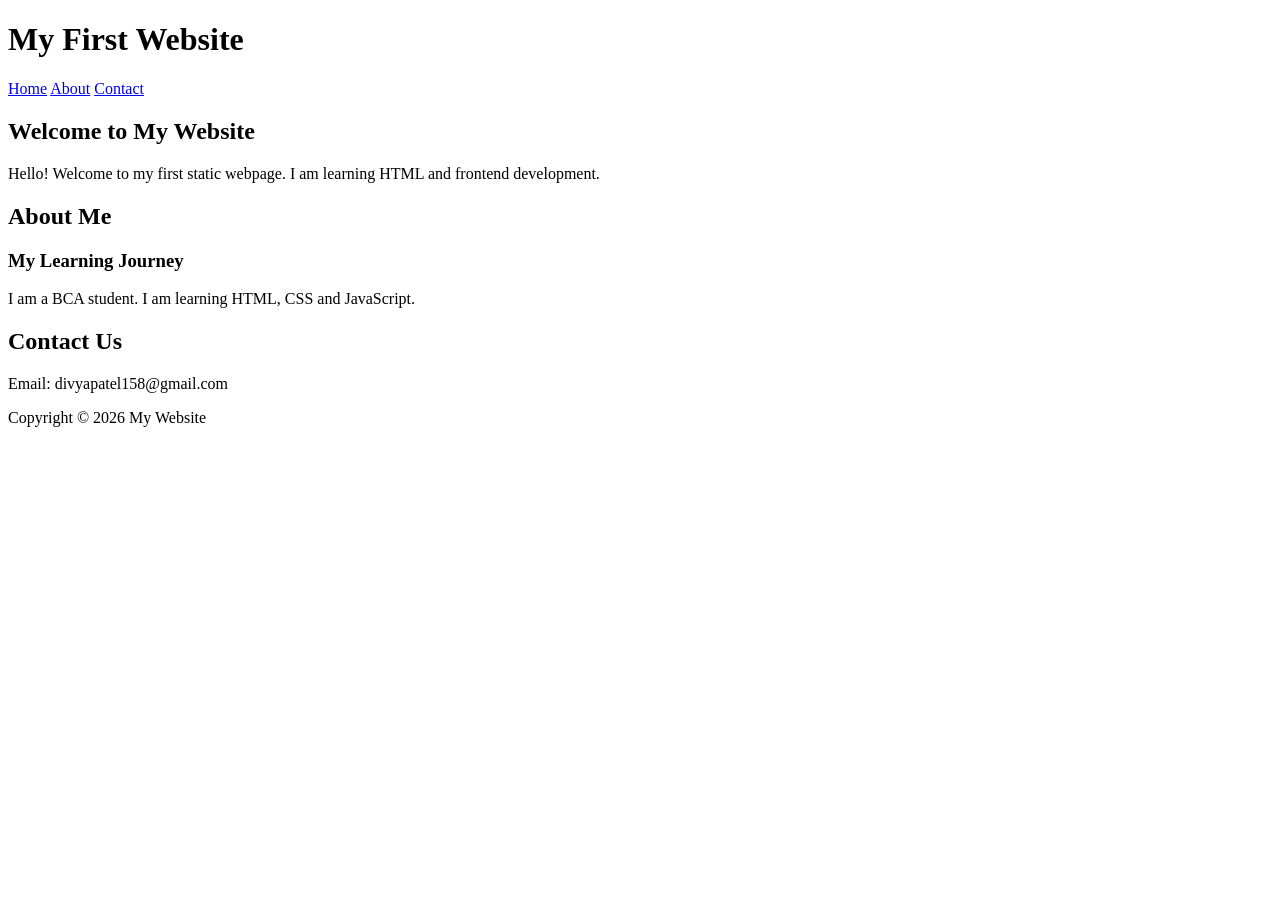
<file: index.html>
<!DOCTYPE html>
<html lang="en">

<head>
    <title>My First Website</title>
</head>

<body>

    <!-- Header -->
    <header>
        <h1>My First Website</h1>

        <!-- Navigation -->
        <nav>
            <a href="#home">Home</a>
            <a href="#about">About</a>
            <a href="#contact">Contact</a>
        </nav>
    </header>

    <!-- Main Section -->
    <main>

        <section id="home">
            <h2>Welcome to My Website</h2>
            <p>
                Hello! Welcome to my first static webpage.
                I am learning HTML and frontend development.
            </p>
        </section>

        <section id="about">
            <h2>About Me</h2>
            <article>
                <h3>My Learning Journey</h3>
                <p>
                    I am a BCA student.
                    I am learning HTML, CSS and JavaScript.
                </p>
            </article>
        </section>

        <section id="contact">
            <h2>Contact Us</h2>
            <p>Email: divyapatel158@gmail.com</p>
        </section>

    </main>

    <!-- Footer -->
    <footer>
        <p>Copyright © 2026 My Website</p>
    </footer>

</body>
</html>
</file>
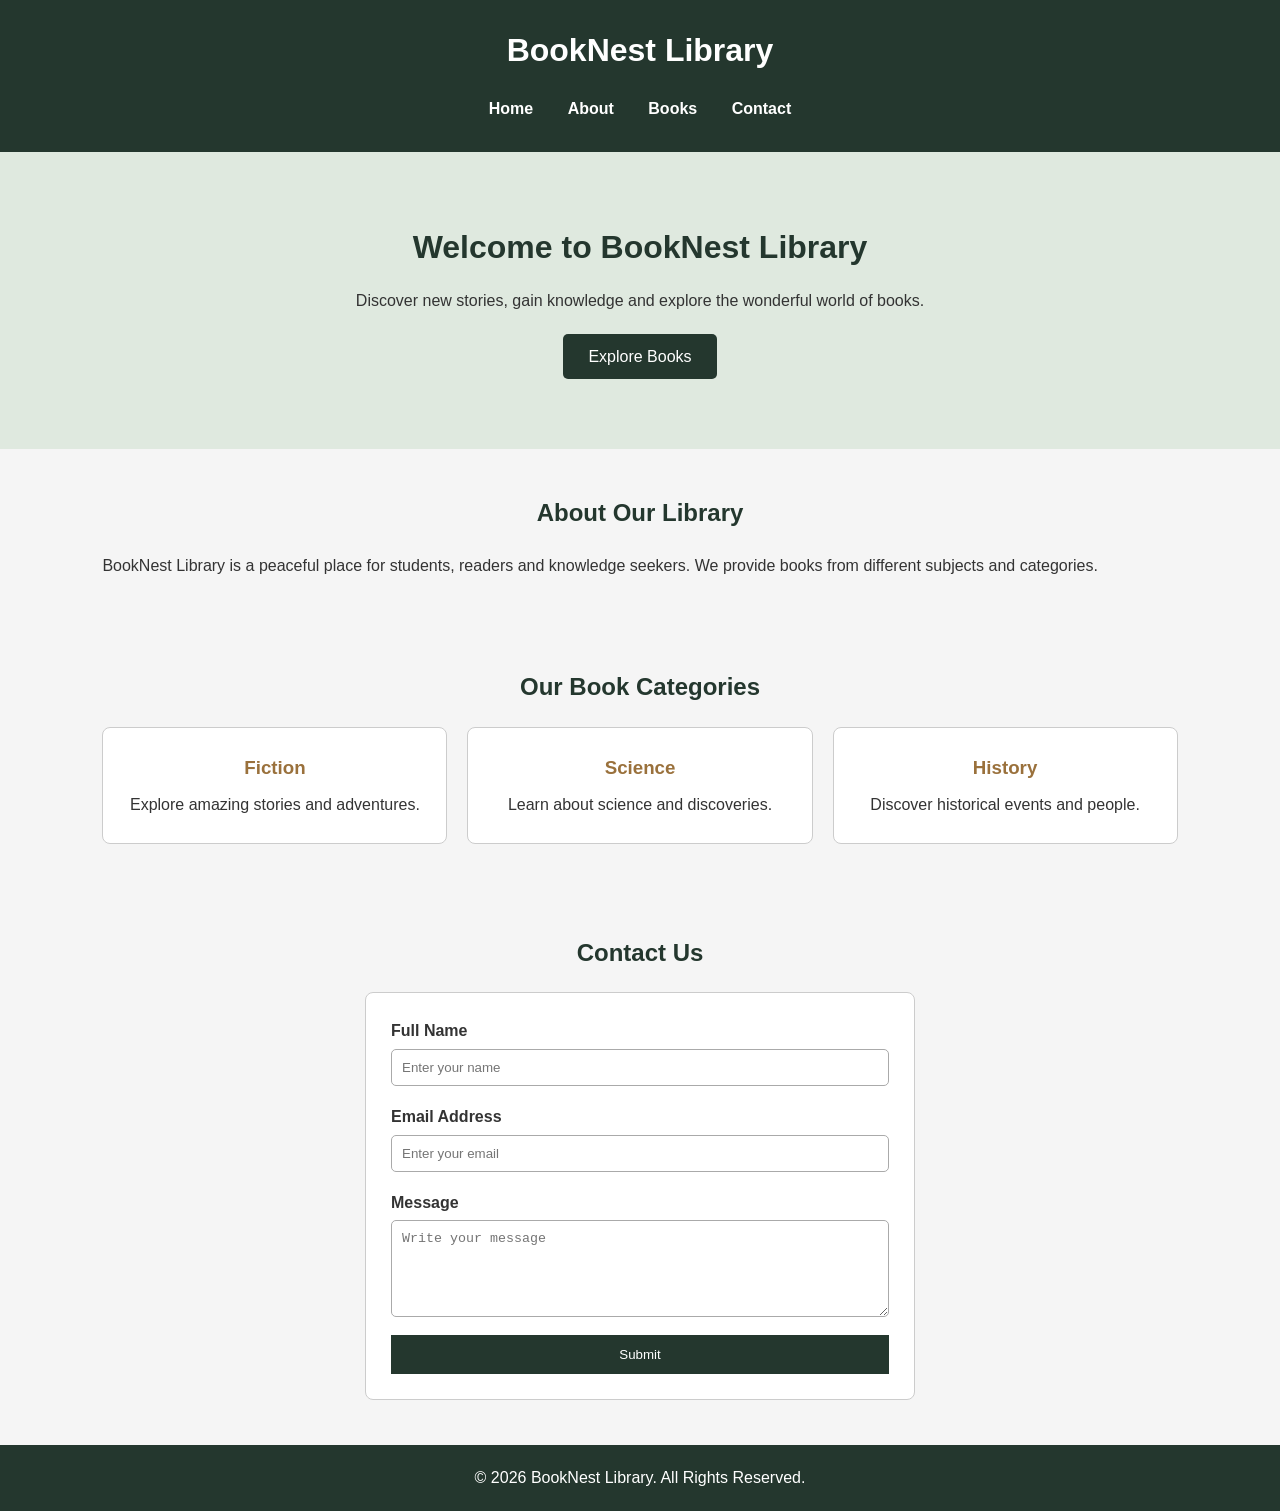
<file: day4-html-css/index.html>
<!DOCTYPE html>
<html lang="en">
<head>
    <meta charset="UTF-8">
    <meta name="viewport" content="width=device-width, initial-scale=1.0">
    <title>BookNest Library - Day 4</title>
    <link rel="stylesheet" href="style.css">
</head>
<body>

    <!-- Header -->
    <header>
        <h1>BookNest Library</h1>

        <nav>
            <a href="#home">Home</a>
            <a href="#about">About</a>
            <a href="#books">Books</a>
            <a href="#contact">Contact</a>
        </nav>
    </header>

    <!-- Main Section -->
    <main>

        <!-- Home Section -->
        <section id="home" class="hero">
            <h2>Welcome to BookNest Library</h2>

            <p>
                Discover new stories, gain knowledge
                and explore the wonderful world of books.
            </p>

            <a href="#books" class="button">Explore Books</a>
        </section>

        <!-- About Section -->
        <section id="about">
            <h2>About Our Library</h2>

            <p>
                BookNest Library is a peaceful place for students,
                readers and knowledge seekers. We provide books
                from different subjects and categories.
            </p>
        </section>

        <!-- Books Section -->
        <section id="books">
            <h2>Our Book Categories</h2>

            <div class="book-list">

                <article class="book">
                    <h3>Fiction</h3>
                    <p>Explore amazing stories and adventures.</p>
                </article>

                <article class="book">
                    <h3>Science</h3>
                    <p>Learn about science and discoveries.</p>
                </article>

                <article class="book">
                    <h3>History</h3>
                    <p>Discover historical events and people.</p>
                </article>

            </div>
        </section>

        <!-- Contact Form -->
        <section id="contact">
            <h2>Contact Us</h2>

            <form>
                <label for="name">Full Name</label>
                <input type="text" id="name"
                       placeholder="Enter your name" required>

                <label for="email">Email Address</label>
                <input type="email" id="email"
                       placeholder="Enter your email" required>

                <label for="message">Message</label>
                <textarea id="message"
                          placeholder="Write your message"
                          rows="5"></textarea>

                <button type="submit">Submit</button>
            </form>
        </section>

    </main>

    <!-- Footer -->
    <footer>
        <p>&copy; 2026 BookNest Library. All Rights Reserved.</p>
    </footer>

</body>
</html>
</file>
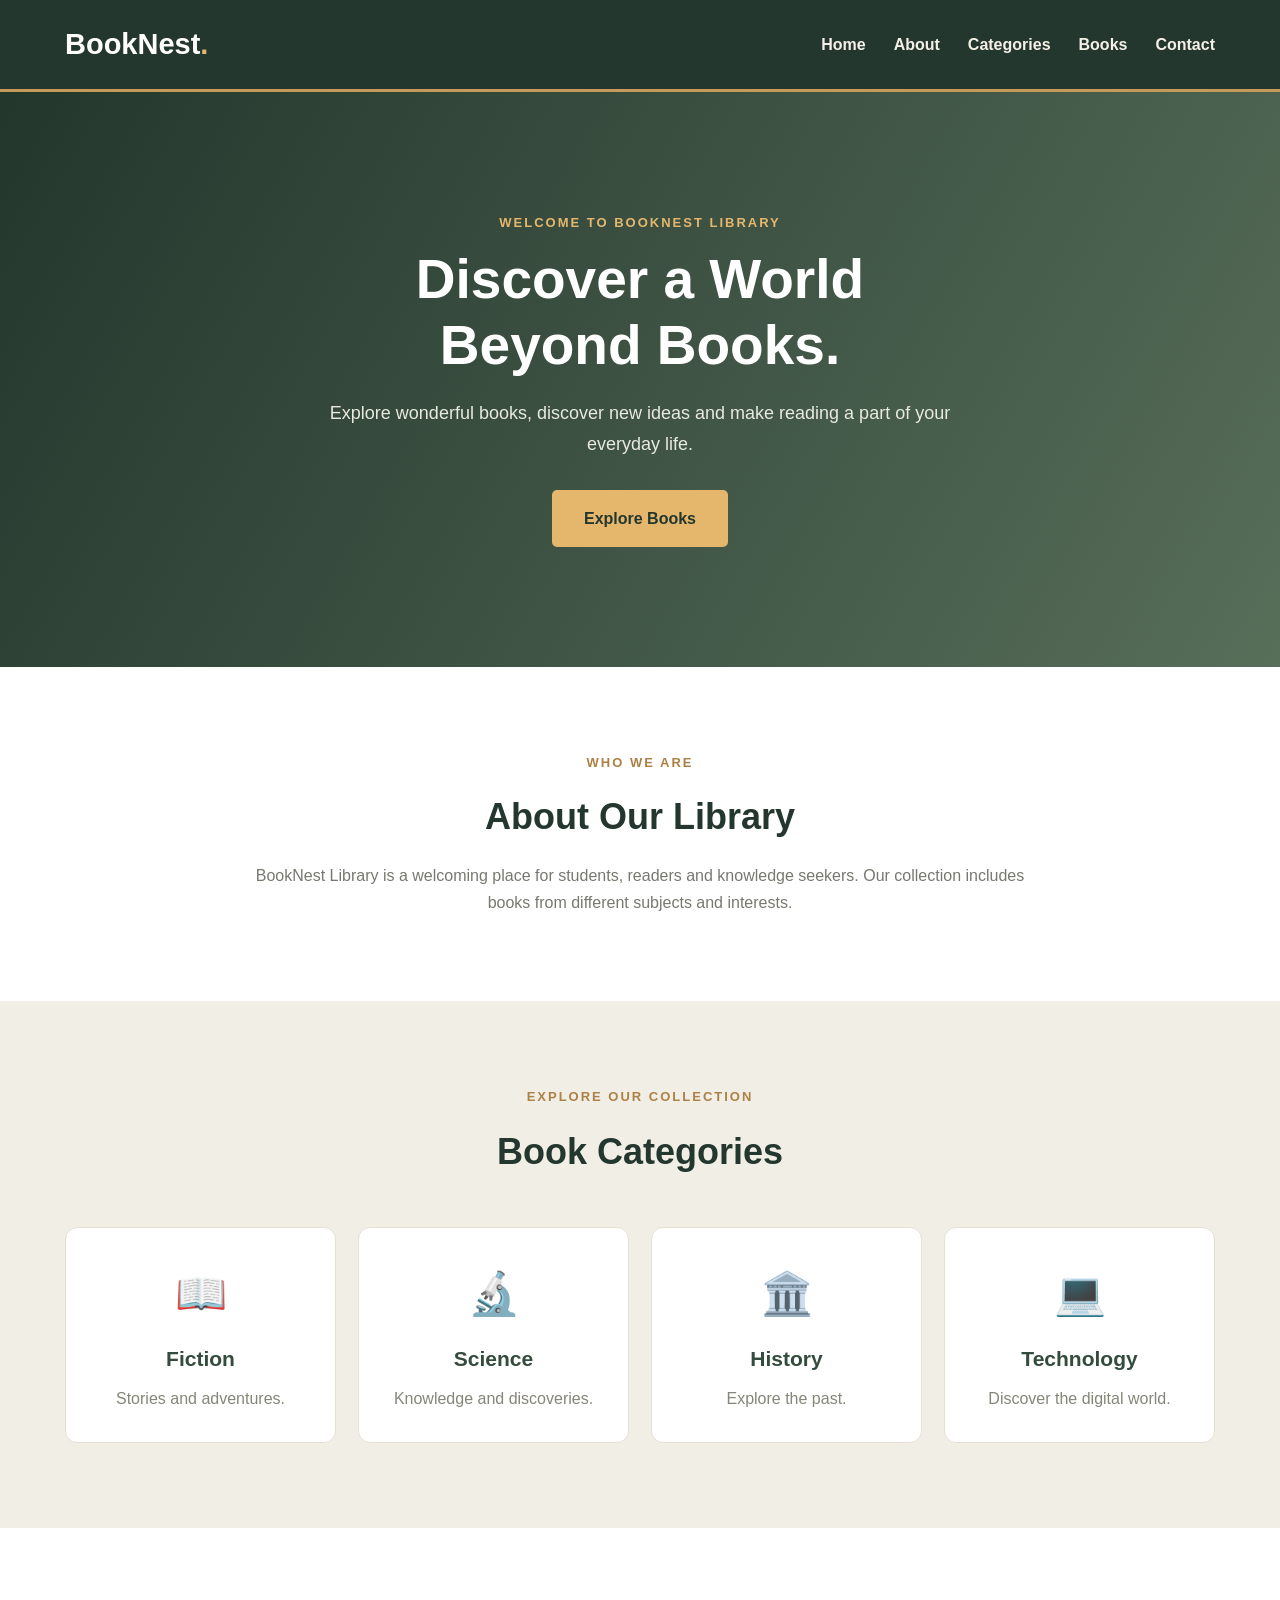
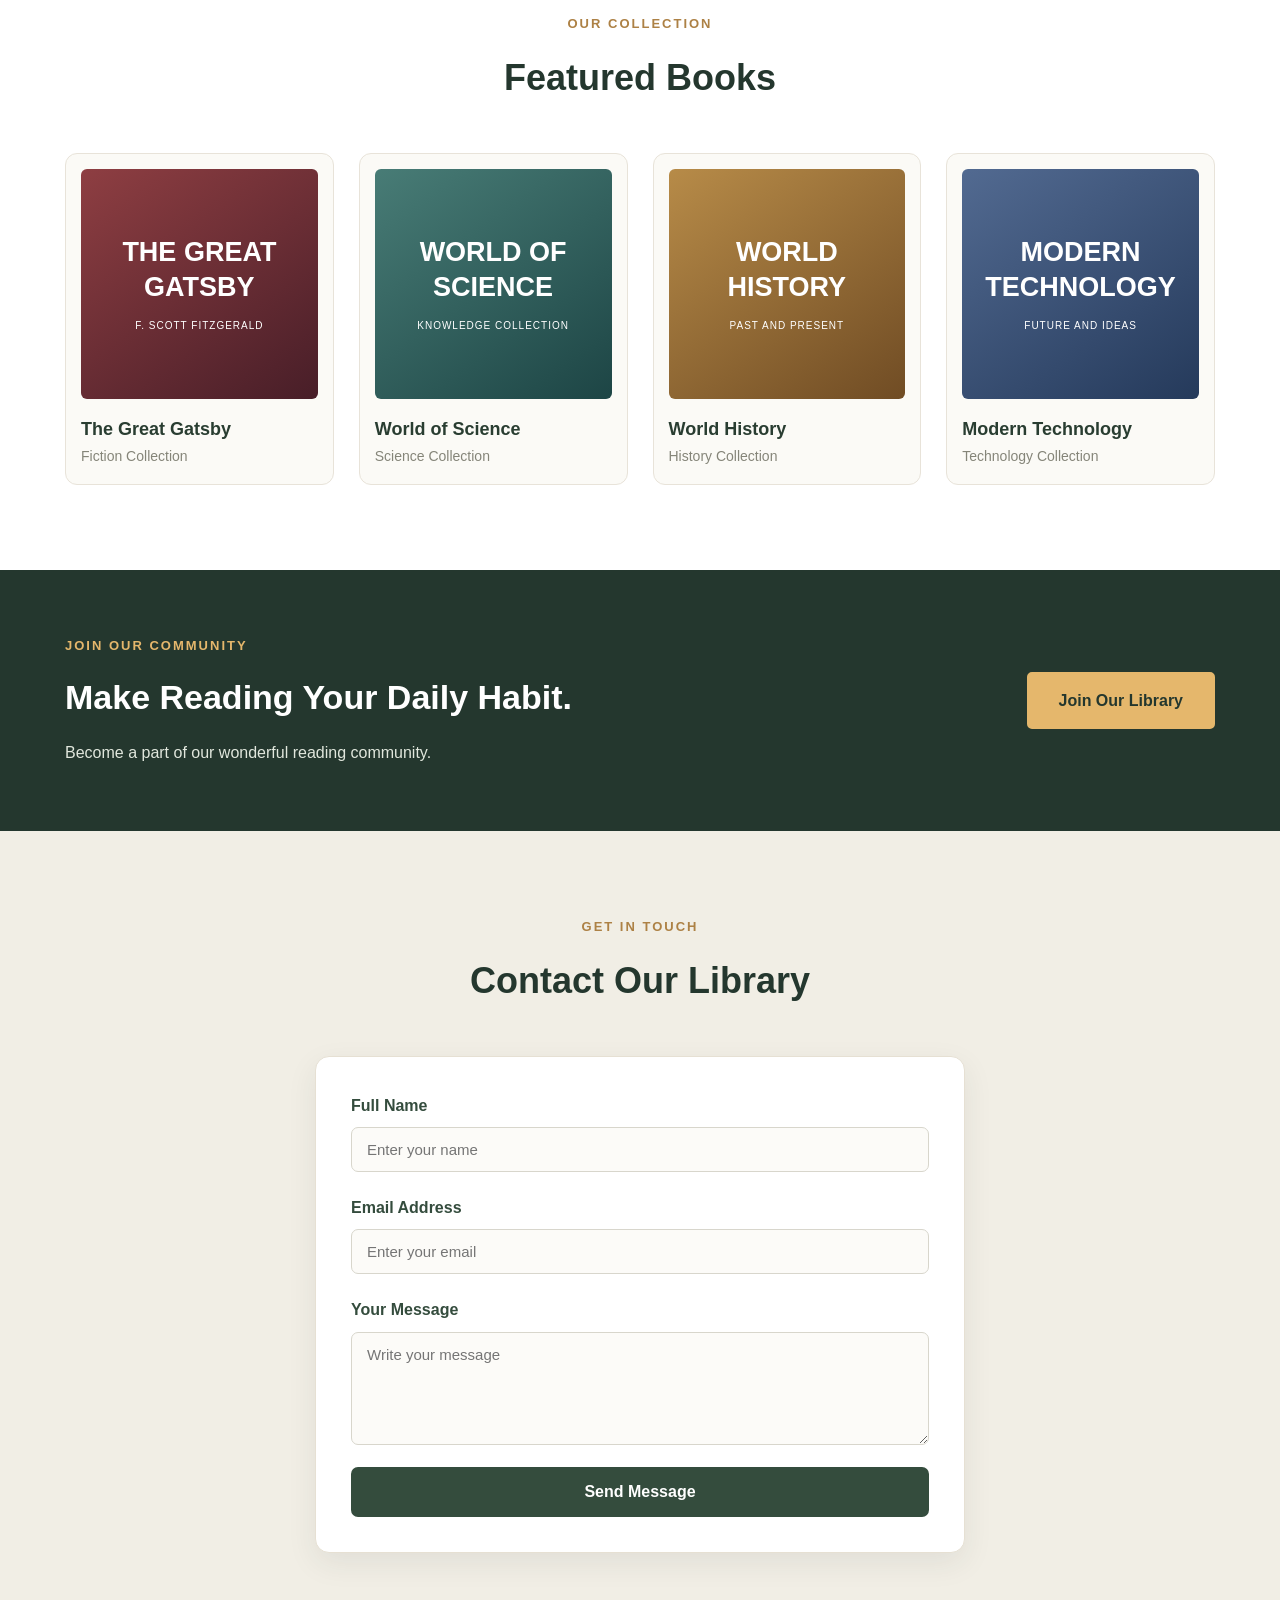
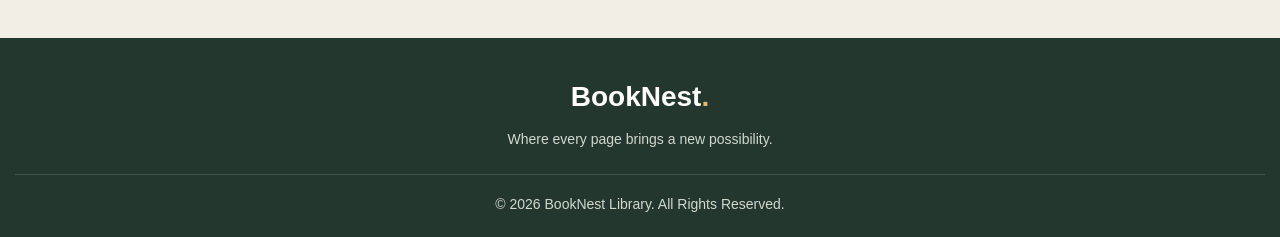
<file: day5-html-css/index.html>
<!DOCTYPE html>
<html lang="en">
<head>
    <meta charset="UTF-8">
    <meta name="viewport" content="width=device-width, initial-scale=1.0">
    <title>BookNest Library - Day 5</title>
    <link rel="stylesheet" href="style.css">
</head>
<body>

    <!-- Header -->
    <header class="header">
        <div class="container navbar">

            <h1 class="logo">BookNest<span>.</span></h1>

            <nav>
                <a href="#home">Home</a>
                <a href="#about">About</a>
                <a href="#categories">Categories</a>
                <a href="#books">Books</a>
                <a href="#contact">Contact</a>
            </nav>

        </div>
    </header>

    <!-- Hero -->
    <section class="hero" id="home">
        <div class="container">
            <p class="tag">WELCOME TO BOOKNEST LIBRARY</p>

            <h2>Discover a World<br>Beyond Books.</h2>

            <p>
                Explore wonderful books, discover new ideas
                and make reading a part of your everyday life.
            </p>

            <a href="#books" class="btn">Explore Books</a>
        </div>
    </section>

    <!-- About -->
    <section class="about section" id="about">
        <div class="container">
            <p class="tag">WHO WE ARE</p>

            <h2>About Our Library</h2>

            <p>
                BookNest Library is a welcoming place for students,
                readers and knowledge seekers. Our collection includes
                books from different subjects and interests.
            </p>
        </div>
    </section>

    <!-- Categories -->
    <section class="categories section" id="categories">
        <div class="container">

            <div class="heading">
                <p class="tag">EXPLORE OUR COLLECTION</p>
                <h2>Book Categories</h2>
            </div>

            <div class="category-list">

                <div class="category-card">
                    <span>📖</span>
                    <h3>Fiction</h3>
                    <p>Stories and adventures.</p>
                </div>

                <div class="category-card">
                    <span>🔬</span>
                    <h3>Science</h3>
                    <p>Knowledge and discoveries.</p>
                </div>

                <div class="category-card">
                    <span>🏛️</span>
                    <h3>History</h3>
                    <p>Explore the past.</p>
                </div>

                <div class="category-card">
                    <span>💻</span>
                    <h3>Technology</h3>
                    <p>Discover the digital world.</p>
                </div>

            </div>
        </div>
    </section>

    <!-- Featured Books -->
    <section class="books section" id="books">
        <div class="container">

            <div class="heading">
                <p class="tag">OUR COLLECTION</p>
                <h2>Featured Books</h2>
            </div>

            <div class="book-list">

                <div class="book-card">
                    <div class="book-cover cover-one">
                        <h3>THE GREAT<br>GATSBY</h3>
                        <p>F. SCOTT FITZGERALD</p>
                    </div>
                    <h3>The Great Gatsby</h3>
                    <p>Fiction Collection</p>
                </div>

                <div class="book-card">
                    <div class="book-cover cover-two">
                        <h3>WORLD OF<br>SCIENCE</h3>
                        <p>KNOWLEDGE COLLECTION</p>
                    </div>
                    <h3>World of Science</h3>
                    <p>Science Collection</p>
                </div>

                <div class="book-card">
                    <div class="book-cover cover-three">
                        <h3>WORLD<br>HISTORY</h3>
                        <p>PAST AND PRESENT</p>
                    </div>
                    <h3>World History</h3>
                    <p>History Collection</p>
                </div>

                <div class="book-card">
                    <div class="book-cover cover-four">
                        <h3>MODERN<br>TECHNOLOGY</h3>
                        <p>FUTURE AND IDEAS</p>
                    </div>
                    <h3>Modern Technology</h3>
                    <p>Technology Collection</p>
                </div>

            </div>
        </div>
    </section>

    <!-- Membership -->
    <section class="membership">
        <div class="container membership-content">

            <div>
                <p class="tag">JOIN OUR COMMUNITY</p>
                <h2>Make Reading Your Daily Habit.</h2>
                <p>Become a part of our wonderful reading community.</p>
            </div>

            <a href="#contact" class="btn">Join Our Library</a>

        </div>
    </section>

    <!-- Contact -->
    <section class="contact section" id="contact">
        <div class="container">

            <div class="heading">
                <p class="tag">GET IN TOUCH</p>
                <h2>Contact Our Library</h2>
            </div>

            <form class="contact-form">

                <label for="name">Full Name</label>
                <input type="text" id="name"
                       placeholder="Enter your name" required>

                <label for="email">Email Address</label>
                <input type="email" id="email"
                       placeholder="Enter your email" required>

                <label for="message">Your Message</label>
                <textarea id="message" rows="5"
                          placeholder="Write your message"></textarea>

                <button type="submit">Send Message</button>

            </form>
        </div>
    </section>

    <!-- Footer -->
    <footer class="footer">
        <h2>BookNest<span>.</span></h2>
        <p>Where every page brings a new possibility.</p>
        <p class="copyright">
            &copy; 2026 BookNest Library. All Rights Reserved.
        </p>
    </footer>

</body>
</html>
</file>
<file: day4-html-css/style.css>
/* Basic CSS Reset */
* {
    margin: 0;
    padding: 0;
    box-sizing: border-box;
}

/* Body */
body {
    font-family: Arial, sans-serif;
    background-color: #f5f5f5;
    color: #333333;
    line-height: 1.6;
}

/* Header */
header {
    background-color: #24372e;
    color: white;
    text-align: center;
    padding: 25px;
}

header h1 {
    margin-bottom: 15px;
}

/* Navigation */
nav a {
    display: inline-block;
    color: white;
    text-decoration: none;
    margin: 5px 15px;
    font-weight: bold;
}

nav a:hover {
    color: #e5b76c;
}

/* Hero */
.hero {
    background-color: #dfe9df;
    text-align: center;
    padding: 70px 20px;
}

.hero h2 {
    color: #24372e;
    font-size: 32px;
    margin-bottom: 15px;
}

.hero p {
    margin-bottom: 20px;
}

/* Button */
.button {
    display: inline-block;
    background-color: #24372e;
    color: white;
    padding: 10px 25px;
    text-decoration: none;
    border-radius: 5px;
}

/* Sections */
section {
    padding: 45px 8%;
}

section h2 {
    text-align: center;
    margin-bottom: 20px;
    color: #24372e;
}

/* Book Cards */
.book-list {
    display: flex;
    gap: 20px;
}

.book {
    flex: 1;
    background-color: white;
    border: 1px solid #cccccc;
    padding: 25px;
    text-align: center;
    border-radius: 8px;
}

.book h3 {
    color: #9a713c;
    margin-bottom: 10px;
}

/* Contact Form */
form {
    max-width: 550px;
    margin: auto;
    background-color: white;
    padding: 25px;
    border: 1px solid #cccccc;
    border-radius: 8px;
}

label {
    display: block;
    margin-bottom: 5px;
    font-weight: bold;
}

input,
textarea {
    display: block;
    width: 100%;
    padding: 10px;
    margin-bottom: 18px;
    border: 1px solid #aaaaaa;
    border-radius: 5px;
}

button {
    width: 100%;
    background-color: #24372e;
    color: white;
    padding: 12px;
    border: none;
    cursor: pointer;
}

/* Footer */
footer {
    background-color: #24372e;
    color: white;
    text-align: center;
    padding: 20px;
}

/* Basic Responsive Design */
@media (max-width: 600px) {
    .book-list {
        flex-direction: column;
    }

    .hero h2 {
        font-size: 25px;
    }
}
</file>
<file: day5-html-css/style.css>
/* ===================================
   BOOKNEST LIBRARY - DAY 5 CSS
=================================== */

/* 1. BOX MODEL */

* {
    margin: 0;
    padding: 0;
    box-sizing: border-box;
}

html {
    scroll-behavior: smooth;
}

body {
    font-family: 'Segoe UI', Arial, sans-serif;
    font-size: 16px;
    line-height: 1.7;
    color: #30372f;
    background-color: #fbfaf6;
}

/* 2. CONTAINER */

.container {
    width: 90%;
    max-width: 1150px;
    margin: auto;
}

/* 3. HEADER */

.header {
    background-color: #24372e;
    padding: 20px 0;
    border-bottom: 3px solid #c69b59;
}

.navbar {
    display: flex;
    justify-content: space-between;
    align-items: center;
}

.logo {
    color: white;
    font-size: 29px;
    font-weight: 800;
}

.logo span,
.footer span {
    color: #e5b76c;
}

/* 4. NAVIGATION */

nav {
    display: flex;
    gap: 28px;
}

nav a {
    display: inline-block;
    color: #f5f0e7;
    text-decoration: none;
    font-weight: 600;
    transition: 0.3s;
}

nav a:hover {
    color: #e5b76c;
}

/* 5. HERO */

.hero {
    background-image: linear-gradient(
        120deg,
        rgba(28, 48, 38, 0.97),
        rgba(65, 91, 68, 0.88)
    );

    color: white;
    text-align: center;
    padding: 120px 20px;
}

.hero .tag {
    color: #e5b76c;
}

.tag {
    color: #ad8145;
    font-size: 13px;
    font-weight: 800;
    letter-spacing: 2px;
    margin-bottom: 12px;
}

.hero h2 {
    font-size: 55px;
    line-height: 1.2;
    margin-bottom: 20px;
}

.hero p:not(.tag) {
    max-width: 650px;
    margin: 0 auto 30px;
    color: #e8e9df;
    font-size: 18px;
}

/* 6. BUTTON */

.btn {
    display: inline-block;
    background-color: #e5b76c;
    color: #24372e;
    padding: 13px 30px;
    border: 2px solid #e5b76c;
    border-radius: 5px;
    text-decoration: none;
    font-weight: bold;
    transition: 0.3s;
}

.btn:hover {
    background-color: transparent;
    color: white;
    transform: translateY(-3px);
}

/* 7. COMMON SECTION */

.section {
    padding: 85px 0;
}

.heading {
    text-align: center;
    margin-bottom: 45px;
}

.heading h2,
.about h2 {
    color: #24372e;
    font-size: 36px;
    margin-bottom: 15px;
}

/* 8. ABOUT */

.about {
    background-color: white;
    text-align: center;
}

.about .container {
    max-width: 800px;
}

.about p:not(.tag) {
    color: #77796f;
}

/* 9. CATEGORIES */

.categories {
    background-color: #f1eee5;
}

.category-list {
    display: flex;
    flex-wrap: wrap;
    gap: 22px;
}

.category-card {
    flex: 1 1 220px;
    background-color: white;
    padding: 30px 20px;
    text-align: center;
    border: 1px solid #e6e0d3;
    border-radius: 12px;
    transition: 0.3s;
}

.category-card:hover {
    transform: translateY(-7px);
    border-color: #c69b59;
    box-shadow: 0 10px 25px rgba(36, 55, 46, 0.12);
}

.category-card span {
    display: block;
    font-size: 42px;
    margin-bottom: 12px;
}

.category-card h3 {
    color: #344c3d;
    font-size: 21px;
    margin-bottom: 8px;
}

.category-card p {
    color: #858579;
}

/* 10. BOOK CARDS */

.books {
    background-color: white;
}

.book-list {
    display: flex;
    flex-wrap: wrap;
    gap: 25px;
}

.book-card {
    flex: 1 1 220px;
    background-color: #fbfaf6;
    padding: 15px;
    border: 1px solid #e8e3d9;
    border-radius: 12px;
    transition: 0.3s;
}

.book-card:hover {
    transform: translateY(-7px);
    box-shadow: 0 12px 28px rgba(36, 55, 46, 0.12);
}

.book-cover {
    min-height: 230px;
    padding: 25px 15px;
    color: white;
    display: flex;
    flex-direction: column;
    justify-content: center;
    align-items: center;
    text-align: center;
    border-radius: 6px;
    margin-bottom: 15px;
}

.book-cover h3 {
    font-size: 27px;
    line-height: 1.3;
    margin-bottom: 12px;
}

.book-cover p {
    font-size: 10px;
    letter-spacing: 1px;
}

.cover-one {
    background: linear-gradient(145deg, #8e3e42, #481e28);
}

.cover-two {
    background: linear-gradient(145deg, #487c76, #1d4545);
}

.cover-three {
    background: linear-gradient(145deg, #b78b48, #704c24);
}

.cover-four {
    background: linear-gradient(145deg, #526a91, #253a5b);
}

.book-card > h3 {
    color: #293d31;
    font-size: 18px;
}

.book-card > p {
    color: #858579;
    font-size: 14px;
}

/* 11. MEMBERSHIP */

.membership {
    background-color: #24372e;
    color: white;
    padding: 65px 0;
}

.membership-content {
    display: flex;
    justify-content: space-between;
    align-items: center;
    gap: 30px;
}

.membership h2 {
    font-size: 34px;
    margin-bottom: 12px;
}

.membership .tag {
    color: #e5b76c;
}

.membership-content p:not(.tag) {
    color: #e1e7dd;
}

/* 12. CONTACT FORM */

.contact {
    background-color: #f1eee5;
}

.contact-form {
    max-width: 650px;
    margin: auto;
    padding: 35px;
    background-color: white;
    border: 1px solid #e6e0d3;
    border-radius: 14px;
    box-shadow: 0 10px 30px rgba(36, 55, 46, 0.08);
}

.contact-form label {
    display: block;
    color: #344c3d;
    font-weight: bold;
    margin-bottom: 8px;
}

.contact-form input,
.contact-form textarea {
    display: block;
    width: 100%;
    padding: 13px 15px;
    margin-bottom: 22px;
    border: 1px solid #d8d6cc;
    border-radius: 7px;
    background-color: #fcfbf8;
    font-family: inherit;
    font-size: 15px;
    outline: none;
}

.contact-form input:focus,
.contact-form textarea:focus {
    border-color: #8b9c79;
    box-shadow: 0 0 0 3px rgba(139, 156, 121, 0.15);
}

.contact-form textarea {
    resize: vertical;
}

.contact-form button {
    display: block;
    width: 100%;
    padding: 14px;
    background-color: #344c3d;
    color: white;
    border: 2px solid #344c3d;
    border-radius: 7px;
    font-size: 16px;
    font-weight: bold;
    cursor: pointer;
    transition: 0.3s;
}

.contact-form button:hover {
    background-color: #e5b76c;
    color: #24372e;
    border-color: #e5b76c;
}

/* 13. FOOTER */

.footer {
    background-color: #24372e;
    color: white;
    text-align: center;
    padding: 35px 15px 20px;
}

.footer h2 {
    font-size: 28px;
    margin-bottom: 8px;
}

.footer p {
    color: #d1d8ce;
    font-size: 14px;
}

.copyright {
    border-top: 1px solid rgba(255,255,255,0.15);
    margin-top: 22px;
    padding-top: 18px;
}

/* 14. TABLET RESPONSIVE */

@media (max-width: 768px) {

    .navbar {
        flex-direction: column;
        gap: 16px;
    }

    nav {
        flex-wrap: wrap;
        justify-content: center;
        gap: 15px;
    }

    .hero {
        padding: 85px 20px;
    }

    .hero h2 {
        font-size: 40px;
    }

    .membership-content {
        flex-direction: column;
        align-items: flex-start;
    }

    .section {
        padding: 65px 0;
    }
}

/* 15. MOBILE RESPONSIVE */

@media (max-width: 480px) {

    .container {
        width: 92%;
    }

    .logo {
        font-size: 25px;
    }

    nav {
        gap: 10px;
    }

    nav a {
        font-size: 13px;
    }

    .hero {
        padding: 65px 15px;
    }

    .hero h2 {
        font-size: 33px;
    }

    .hero p:not(.tag) {
        font-size: 15px;
    }

    .heading h2,
    .about h2 {
        font-size: 28px;
    }

    .membership h2 {
        font-size: 27px;
    }

    .contact-form {
        padding: 23px 18px;
    }

    .book-cover {
        min-height: 210px;
    }
}
</file>
